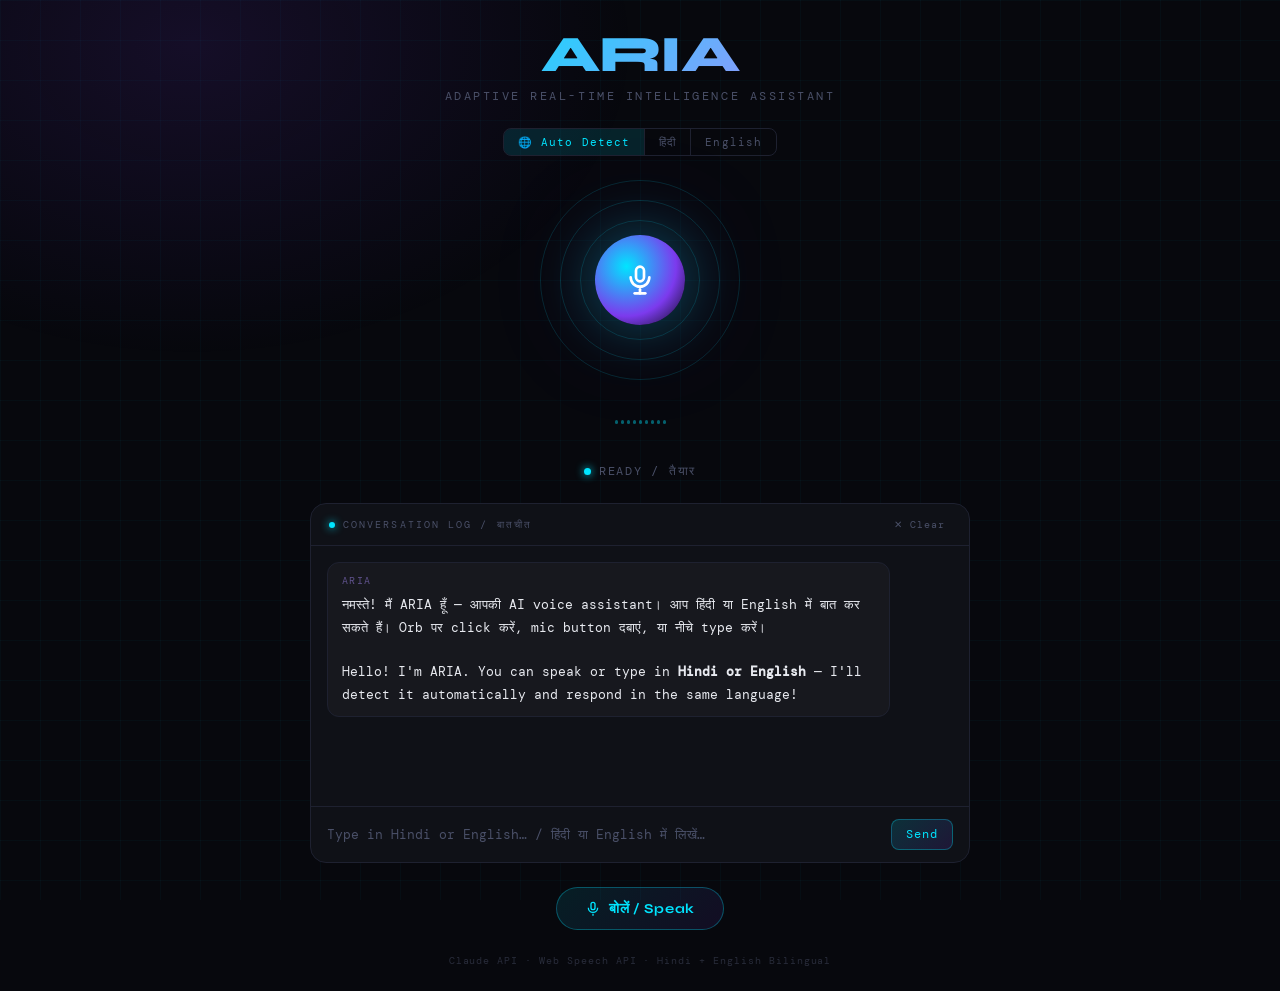
<file: ai voice assistence/index.html>
<!DOCTYPE html>
<html lang="en">
<head>
  <meta charset="UTF-8" />
  <meta name="viewport" content="width=device-width, initial-scale=1.0"/>
  <title>ARIA — AI Voice Assistant</title>
  <link href="https://fonts.googleapis.com/css2?family=Syne:wght@400;700;800&family=DM+Mono:ital,wght@0,300;0,400;1,300&display=swap" rel="stylesheet"/>
  <style>
    *, *::before, *::after { box-sizing: border-box; margin: 0; padding: 0; }

    :root {
      --bg: #07080d;
      --surface: #0f1117;
      --border: #1e2130;
      --accent: #00e5ff;
      --accent2: #7c3aed;
      --text: #e8eaf0;
      --muted: #4a5068;
      --danger: #ff4f6a;
      --glow: 0 0 40px rgba(0, 229, 255, 0.18);
    }

    body {
      background: var(--bg);
      color: var(--text);
      font-family: 'DM Mono', monospace;
      min-height: 100vh;
      display: flex;
      flex-direction: column;
      align-items: center;
      justify-content: center;
      overflow: hidden;
      position: relative;
    }

    body::before {
      content: '';
      position: fixed;
      inset: 0;
      background-image:
        linear-gradient(rgba(0,229,255,0.03) 1px, transparent 1px),
        linear-gradient(90deg, rgba(0,229,255,0.03) 1px, transparent 1px);
      background-size: 40px 40px;
      pointer-events: none;
      z-index: 0;
    }

    body::after {
      content: '';
      position: fixed;
      top: -30%;
      left: -20%;
      width: 70%;
      height: 70%;
      background: radial-gradient(ellipse, rgba(124,58,237,0.12) 0%, transparent 70%);
      pointer-events: none;
      z-index: 0;
      animation: drift 12s ease-in-out infinite alternate;
    }

    @keyframes drift {
      from { transform: translate(0,0) scale(1); }
      to   { transform: translate(15%,10%) scale(1.1); }
    }

    .container {
      position: relative;
      z-index: 1;
      width: 100%;
      max-width: 700px;
      padding: 24px 20px;
      display: flex;
      flex-direction: column;
      align-items: center;
      gap: 24px;
    }

    header {
      text-align: center;
    }

    .brand {
      font-family: 'Syne', sans-serif;
      font-weight: 800;
      font-size: clamp(2rem, 6vw, 3.2rem);
      letter-spacing: -0.02em;
      background: linear-gradient(135deg, var(--accent) 0%, #a78bfa 100%);
      -webkit-background-clip: text;
      -webkit-text-fill-color: transparent;
      background-clip: text;
    }

    .tagline {
      font-size: 0.72rem;
      color: var(--muted);
      letter-spacing: 0.22em;
      text-transform: uppercase;
      margin-top: 4px;
    }

    /* Language toggle */
    .lang-toggle {
      display: flex;
      gap: 0;
      border: 1px solid var(--border);
      border-radius: 8px;
      overflow: hidden;
      font-size: 0.68rem;
      letter-spacing: 0.1em;
    }

    .lang-btn {
      background: transparent;
      border: none;
      color: var(--muted);
      padding: 6px 14px;
      cursor: pointer;
      font-family: 'DM Mono', monospace;
      font-size: 0.68rem;
      letter-spacing: 0.1em;
      transition: all 0.2s;
    }

    .lang-btn.active {
      background: rgba(0,229,255,0.12);
      color: var(--accent);
    }

    .lang-btn:not(:last-child) {
      border-right: 1px solid var(--border);
    }

    /* Orb */
    .orb-wrapper {
      position: relative;
      width: 200px;
      height: 200px;
      display: flex;
      align-items: center;
      justify-content: center;
    }

    .orb-ring {
      position: absolute;
      border-radius: 50%;
      border: 1px solid rgba(0,229,255,0.15);
      animation: ringPulse 3s ease-in-out infinite;
    }
    .orb-ring:nth-child(1) { width: 200px; height: 200px; animation-delay: 0s; }
    .orb-ring:nth-child(2) { width: 160px; height: 160px; animation-delay: 0.6s; }
    .orb-ring:nth-child(3) { width: 120px; height: 120px; animation-delay: 1.2s; }

    @keyframes ringPulse {
      0%, 100% { opacity: 0.3; transform: scale(1); }
      50%       { opacity: 0.7; transform: scale(1.04); }
    }

    .orb {
      width: 90px;
      height: 90px;
      border-radius: 50%;
      background: radial-gradient(circle at 35% 35%, #00e5ff, #7c3aed 60%, #07080d);
      box-shadow: 0 0 60px rgba(0,229,255,0.35), 0 0 120px rgba(124,58,237,0.2);
      position: relative;
      cursor: pointer;
      transition: transform 0.2s, box-shadow 0.3s;
      display: flex;
      align-items: center;
      justify-content: center;
    }

    .orb:hover { transform: scale(1.07); box-shadow: 0 0 80px rgba(0,229,255,0.5), 0 0 150px rgba(124,58,237,0.3); }
    .orb.listening { animation: orbPulse 1s ease-in-out infinite; }
    .orb.speaking  { animation: orbSpeak 0.5s ease-in-out infinite alternate; }

    @keyframes orbPulse {
      0%, 100% { box-shadow: 0 0 60px rgba(0,229,255,0.35), 0 0 120px rgba(124,58,237,0.2); }
      50%       { box-shadow: 0 0 100px rgba(255,79,106,0.6), 0 0 160px rgba(255,79,106,0.3); }
    }
    @keyframes orbSpeak {
      from { box-shadow: 0 0 60px rgba(0,229,255,0.4), 0 0 120px rgba(124,58,237,0.25); transform: scale(1); }
      to   { box-shadow: 0 0 90px rgba(0,229,255,0.7), 0 0 180px rgba(124,58,237,0.4); transform: scale(1.04); }
    }

    .mic-icon { width: 32px; height: 32px; fill: none; stroke: #fff; stroke-width: 2; stroke-linecap: round; stroke-linejoin: round; }

    .waveform { display: flex; align-items: center; gap: 3px; height: 36px; }
    .bar { width: 3px; border-radius: 2px; background: var(--accent); height: 4px; transition: height 0.1s; opacity: 0.4; }
    .waveform.active .bar { opacity: 1; animation: barBounce 0.6s ease-in-out infinite alternate; }
    .bar:nth-child(1) { animation-delay: 0s; }
    .bar:nth-child(2) { animation-delay: 0.07s; }
    .bar:nth-child(3) { animation-delay: 0.14s; }
    .bar:nth-child(4) { animation-delay: 0.21s; }
    .bar:nth-child(5) { animation-delay: 0.28s; }
    .bar:nth-child(6) { animation-delay: 0.21s; }
    .bar:nth-child(7) { animation-delay: 0.14s; }
    .bar:nth-child(8) { animation-delay: 0.07s; }
    .bar:nth-child(9) { animation-delay: 0s; }
    @keyframes barBounce { from { height: 4px; } to { height: 28px; } }

    .status-row { display: flex; align-items: center; gap: 8px; font-size: 0.72rem; letter-spacing: 0.15em; text-transform: uppercase; color: var(--muted); }
    .status-dot { width: 7px; height: 7px; border-radius: 50%; background: var(--muted); transition: background 0.3s; }
    .status-dot.ready    { background: var(--accent); box-shadow: 0 0 8px var(--accent); }
    .status-dot.listening{ background: var(--danger); box-shadow: 0 0 8px var(--danger); animation: blink 1s infinite; }
    .status-dot.speaking { background: #a78bfa; box-shadow: 0 0 8px #a78bfa; }
    .status-dot.thinking { background: #facc15; box-shadow: 0 0 8px #facc15; animation: blink 0.8s infinite; }
    @keyframes blink { 0%, 100% { opacity: 1; } 50% { opacity: 0.3; } }

    /* Chat */
    .chat-box {
      width: 100%;
      background: var(--surface);
      border: 1px solid var(--border);
      border-radius: 16px;
      overflow: hidden;
    }

    .chat-header {
      padding: 12px 18px;
      border-bottom: 1px solid var(--border);
      font-size: 0.65rem;
      letter-spacing: 0.2em;
      text-transform: uppercase;
      color: var(--muted);
      display: flex;
      align-items: center;
      justify-content: space-between;
    }

    .chat-header-left {
      display: flex;
      align-items: center;
      gap: 8px;
    }

    .chat-header::before { display: none; }
    .chat-header-left::before {
      content: '';
      width: 6px; height: 6px;
      border-radius: 50%;
      background: var(--accent);
      box-shadow: 0 0 8px var(--accent);
    }

    .clear-btn {
      background: none;
      border: none;
      color: var(--muted);
      font-family: 'DM Mono', monospace;
      font-size: 0.6rem;
      cursor: pointer;
      letter-spacing: 0.1em;
      padding: 2px 6px;
      border-radius: 4px;
      transition: color 0.2s;
    }
    .clear-btn:hover { color: var(--danger); }

    .messages {
      height: 260px;
      overflow-y: auto;
      padding: 16px;
      display: flex;
      flex-direction: column;
      gap: 12px;
      scroll-behavior: smooth;
    }

    .messages::-webkit-scrollbar { width: 4px; }
    .messages::-webkit-scrollbar-track { background: transparent; }
    .messages::-webkit-scrollbar-thumb { background: var(--border); border-radius: 2px; }

    .message {
      max-width: 90%;
      font-size: 0.82rem;
      line-height: 1.7;
      padding: 10px 14px;
      border-radius: 12px;
      animation: fadeUp 0.3s ease;
    }

    @keyframes fadeUp { from { opacity: 0; transform: translateY(8px); } to { opacity: 1; transform: translateY(0); } }

    .message.user {
      align-self: flex-end;
      background: linear-gradient(135deg, rgba(0,229,255,0.12), rgba(124,58,237,0.12));
      border: 1px solid rgba(0,229,255,0.2);
    }

    .message.assistant {
      align-self: flex-start;
      background: rgba(255,255,255,0.03);
      border: 1px solid var(--border);
    }

    .message .label {
      font-size: 0.6rem;
      letter-spacing: 0.15em;
      text-transform: uppercase;
      margin-bottom: 5px;
      opacity: 0.5;
    }

    .message.user .label { color: var(--accent); }
    .message.assistant .label { color: #a78bfa; }

    .typing-dots { display: inline-flex; gap: 4px; align-items: center; padding: 4px 0; }
    .typing-dots span { width: 5px; height: 5px; background: var(--muted); border-radius: 50%; animation: dotBounce 1.2s infinite; }
    .typing-dots span:nth-child(2) { animation-delay: 0.2s; }
    .typing-dots span:nth-child(3) { animation-delay: 0.4s; }
    @keyframes dotBounce { 0%, 80%, 100% { transform: translateY(0); } 40% { transform: translateY(-6px); } }

    /* Error */
    .error-msg { color: var(--danger); font-size: 0.75rem; }

    /* Input */
    .input-row {
      display: flex;
      gap: 10px;
      padding: 12px 16px;
      border-top: 1px solid var(--border);
      align-items: center;
    }

    .text-input {
      flex: 1;
      background: transparent;
      border: none;
      outline: none;
      font-family: 'DM Mono', monospace;
      font-size: 0.82rem;
      color: var(--text);
      caret-color: var(--accent);
    }
    .text-input::placeholder { color: var(--muted); }

    .btn {
      background: none;
      border: 1px solid var(--border);
      border-radius: 8px;
      color: var(--muted);
      padding: 7px 14px;
      font-family: 'DM Mono', monospace;
      font-size: 0.72rem;
      cursor: pointer;
      transition: all 0.2s;
      letter-spacing: 0.08em;
    }
    .btn:hover { border-color: var(--accent); color: var(--accent); box-shadow: 0 0 12px rgba(0,229,255,0.15); }
    .btn.primary {
      background: linear-gradient(135deg, rgba(0,229,255,0.15), rgba(124,58,237,0.15));
      border-color: rgba(0,229,255,0.3);
      color: var(--accent);
    }
    .btn:disabled { opacity: 0.4; cursor: not-allowed; }

    /* Controls */
    .controls { display: flex; gap: 12px; align-items: center; flex-wrap: wrap; justify-content: center; }

    .mic-btn {
      display: flex;
      align-items: center;
      gap: 8px;
      padding: 12px 28px;
      border-radius: 50px;
      border: 1px solid rgba(0,229,255,0.3);
      background: linear-gradient(135deg, rgba(0,229,255,0.1), rgba(124,58,237,0.1));
      color: var(--accent);
      font-family: 'Syne', sans-serif;
      font-weight: 700;
      font-size: 0.85rem;
      letter-spacing: 0.05em;
      cursor: pointer;
      transition: all 0.25s;
    }
    .mic-btn:hover { background: linear-gradient(135deg, rgba(0,229,255,0.2), rgba(124,58,237,0.2)); box-shadow: var(--glow); transform: translateY(-1px); }
    .mic-btn.active { background: linear-gradient(135deg, rgba(255,79,106,0.2), rgba(255,79,106,0.05)); border-color: rgba(255,79,106,0.4); color: var(--danger); animation: btnPulse 1s ease-in-out infinite; }
    @keyframes btnPulse { 0%, 100% { box-shadow: 0 0 0 rgba(255,79,106,0); } 50% { box-shadow: 0 0 20px rgba(255,79,106,0.3); } }
    .mic-btn:disabled { opacity: 0.4; cursor: not-allowed; animation: none; }

    .stop-btn {
      padding: 12px 20px;
      border-radius: 50px;
      border: 1px solid rgba(255,79,106,0.3);
      background: rgba(255,79,106,0.08);
      color: var(--danger);
      font-family: 'DM Mono', monospace;
      font-size: 0.75rem;
      cursor: pointer;
      transition: all 0.2s;
      display: none;
    }
    .stop-btn.visible { display: flex; align-items: center; gap: 6px; }
    .stop-btn:hover { background: rgba(255,79,106,0.18); box-shadow: 0 0 16px rgba(255,79,106,0.2); }

    footer { font-size: 0.6rem; color: var(--muted); letter-spacing: 0.1em; opacity: 0.5; text-align: center; }

    .no-support { background: rgba(255,79,106,0.08); border: 1px solid rgba(255,79,106,0.25); border-radius: 10px; padding: 10px 16px; font-size: 0.72rem; color: var(--danger); display: none; }

    /* API error banner */
    .api-banner {
      width: 100%;
      background: rgba(250,204,21,0.07);
      border: 1px solid rgba(250,204,21,0.2);
      border-radius: 10px;
      padding: 8px 14px;
      font-size: 0.68rem;
      color: #facc15;
      display: none;
      text-align: center;
      letter-spacing: 0.05em;
    }
  </style>
</head>
<body>

<div class="container">

  <header>
    <div class="brand">ARIA</div>
    <div class="tagline">Adaptive Real-time Intelligence Assistant</div>
  </header>

  <div class="lang-toggle">
    <button class="lang-btn active" data-lang="auto" onclick="setLang('auto')">🌐 Auto Detect</button>
    <button class="lang-btn" data-lang="hi" onclick="setLang('hi')">हिंदी</button>
    <button class="lang-btn" data-lang="en" onclick="setLang('en')">English</button>
  </div>

  <div class="no-support" id="noSupport">
    ⚠ Browser Web Speech API support नहीं है। Chrome या Edge use करें।
  </div>

  <div class="api-banner" id="apiBanner">
    ⚠ API response failed — check your network connection.
  </div>

  <div class="orb-wrapper">
    <div class="orb-ring"></div>
    <div class="orb-ring"></div>
    <div class="orb-ring"></div>
    <div class="orb" id="orb" title="Click to speak / बोलने के लिए क्लिक करें">
      <svg class="mic-icon" viewBox="0 0 24 24">
        <rect x="9" y="2" width="6" height="11" rx="3"/>
        <path d="M19 10a7 7 0 01-14 0"/>
        <line x1="12" y1="19" x2="12" y2="22"/>
        <line x1="8"  y1="22" x2="16" y2="22"/>
      </svg>
    </div>
  </div>

  <div class="waveform" id="waveform">
    <div class="bar"></div><div class="bar"></div><div class="bar"></div>
    <div class="bar"></div><div class="bar"></div><div class="bar"></div>
    <div class="bar"></div><div class="bar"></div><div class="bar"></div>
  </div>

  <div class="status-row">
    <div class="status-dot ready" id="statusDot"></div>
    <span id="statusText">Ready / तैयार</span>
  </div>

  <div class="chat-box">
    <div class="chat-header">
      <div class="chat-header-left">Conversation Log / बातचीत</div>
      <button class="clear-btn" onclick="clearChat()">✕ Clear</button>
    </div>
    <div class="messages" id="messages">
      <div class="message assistant">
        <div class="label">ARIA</div>
        नमस्ते! मैं ARIA हूँ — आपकी AI voice assistant। आप हिंदी या English में बात कर सकते हैं। Orb पर click करें, mic button दबाएं, या नीचे type करें।
        <br><br>
        Hello! I'm ARIA. You can speak or type in <strong>Hindi or English</strong> — I'll detect it automatically and respond in the same language!
      </div>
    </div>
    <div class="input-row">
      <input class="text-input" id="textInput" type="text" placeholder="Type in Hindi or English… / हिंदी या English में लिखें…" autocomplete="off"/>
      <button class="btn primary" id="sendBtn">Send</button>
    </div>
  </div>

  <div class="controls">
    <button class="mic-btn" id="micBtn">
      <svg width="16" height="16" viewBox="0 0 24 24" fill="none" stroke="currentColor" stroke-width="2" stroke-linecap: round stroke-linejoin="round">
        <rect x="9" y="2" width="6" height="11" rx="3"/>
        <path d="M19 10a7 7 0 01-14 0"/>
        <line x1="12" y1="19" x2="12" y2="22"/>
      </svg>
      बोलें / Speak
    </button>
    <button class="stop-btn" id="stopBtn">■ Stop</button>
  </div>

  <footer>Claude API · Web Speech API · Hindi + English Bilingual</footer>

</div>

<script>
  // ─── State ───────────────────────────────────────────────────────────────────
  const orb        = document.getElementById('orb');
  const waveform   = document.getElementById('waveform');
  const statusDot  = document.getElementById('statusDot');
  const statusText = document.getElementById('statusText');
  const messagesEl = document.getElementById('messages');
  const textInput  = document.getElementById('textInput');
  const sendBtn    = document.getElementById('sendBtn');
  const micBtn     = document.getElementById('micBtn');
  const stopBtn    = document.getElementById('stopBtn');
  const noSupport  = document.getElementById('noSupport');
  const apiBanner  = document.getElementById('apiBanner');

  let recognition      = null;
  let synth            = window.speechSynthesis;
  let isListening      = false;
  let isSpeaking       = false;
  let isThinking       = false;
  let selectedLang     = 'auto'; // 'auto' | 'hi' | 'en'
  let conversationHistory = [];

  // ─── Language Settings ────────────────────────────────────────────────────────
  function setLang(lang) {
    selectedLang = lang;
    document.querySelectorAll('.lang-btn').forEach(b => b.classList.toggle('active', b.dataset.lang === lang));
    if (recognition) {
      const langMap = { auto: 'hi-IN', hi: 'hi-IN', en: 'en-US' };
      // For auto, we use both — set to hi-IN and let content detection handle it
      recognition.lang = langMap[lang] || 'hi-IN';
    }
  }

  // Detect if text contains Hindi/Devanagari characters
  function detectLanguage(text) {
    if (selectedLang !== 'auto') return selectedLang;
    // Devanagari unicode range
    const hindiRegex = /[\u0900-\u097F]/;
    return hindiRegex.test(text) ? 'hi' : 'en';
  }

  // ─── Speech Recognition ───────────────────────────────────────────────────────
  const SpeechRecognition = window.SpeechRecognition || window.webkitSpeechRecognition;

  if (!SpeechRecognition) {
    noSupport.style.display = 'block';
    micBtn.disabled = true;
    orb.style.cursor = 'default';
  } else {
    recognition = new SpeechRecognition();
    recognition.lang = 'hi-IN'; // Start with Hindi; auto mode
    recognition.interimResults = true;
    recognition.maxAlternatives = 1;

    recognition.onresult = (e) => {
      const transcript = Array.from(e.results).map(r => r[0].transcript).join('');
      if (e.results[e.results.length - 1].isFinal) {
        stopListening();
        if (transcript.trim()) {
          addMessage('user', transcript.trim());
          processInput(transcript.trim());
        }
      }
    };

    recognition.onerror = () => stopListening();
    recognition.onend   = () => { if (isListening) stopListening(); };
  }

  // ─── UI Helpers ───────────────────────────────────────────────────────────────
  function setStatus(state, label) {
    statusDot.className = `status-dot ${state}`;
    const labels = {
      ready:     'Ready / तैयार',
      listening: 'Listening… / सुन रहा हूँ…',
      speaking:  'Speaking… / बोल रहा हूँ…',
      thinking:  'Thinking… / सोच रहा हूँ…'
    };
    statusText.textContent = label || labels[state] || state;
    orb.className = `orb ${state === 'listening' ? 'listening' : state === 'speaking' ? 'speaking' : ''}`;
    waveform.className = `waveform ${(state === 'listening' || state === 'speaking') ? 'active' : ''}`;
  }

  function addMessage(role, text, isTyping = false) {
    const div = document.createElement('div');
    div.className = `message ${role === 'user' ? 'user' : 'assistant'}`;
    div.innerHTML = `<div class="label">${role === 'user' ? 'YOU / आप' : 'ARIA'}</div>`;
    if (isTyping) {
      div.id = 'typing-indicator';
      div.innerHTML += `<div class="typing-dots"><span></span><span></span><span></span></div>`;
    } else {
      div.innerHTML += text;
    }
    messagesEl.appendChild(div);
    messagesEl.scrollTop = messagesEl.scrollHeight;
    return div;
  }

  function removeTyping() {
    const t = document.getElementById('typing-indicator');
    if (t) t.remove();
  }

  function clearChat() {
    messagesEl.innerHTML = '';
    conversationHistory = [];
    addMessage('assistant', 'Chat clear हो गया! नई बातचीत शुरू करें।<br>Chat cleared! Start a new conversation.');
  }

  // ─── Mic Controls ─────────────────────────────────────────────────────────────
  function startListening() {
    if (!recognition || isListening || isSpeaking || isThinking) return;
    stopSpeaking();
    isListening = true;
    setStatus('listening');
    micBtn.innerHTML = `<svg width="16" height="16" viewBox="0 0 24 24" fill="none" stroke="currentColor" stroke-width="2"><rect x="9" y="2" width="6" height="11" rx="3"/><path d="M19 10a7 7 0 01-14 0"/><line x1="12" y1="19" x2="12" y2="22"/></svg> सुन रहा हूँ…`;
    micBtn.classList.add('active');
    stopBtn.classList.add('visible');
    // For auto mode, accept both Hindi and English
    if (selectedLang === 'auto') recognition.lang = 'hi-IN';
    recognition.start();
  }

  function stopListening() {
    if (!isListening) return;
    isListening = false;
    micBtn.innerHTML = `<svg width="16" height="16" viewBox="0 0 24 24" fill="none" stroke="currentColor" stroke-width="2"><rect x="9" y="2" width="6" height="11" rx="3"/><path d="M19 10a7 7 0 01-14 0"/><line x1="12" y1="19" x2="12" y2="22"/></svg> बोलें / Speak`;
    micBtn.classList.remove('active');
    stopBtn.classList.remove('visible');
    if (!isSpeaking && !isThinking) setStatus('ready');
    try { recognition.stop(); } catch(e) {}
  }

  function stopSpeaking() {
    if (synth) synth.cancel();
    isSpeaking = false;
    stopBtn.classList.remove('visible');
    if (!isThinking) setStatus('ready');
  }

  // ─── Claude API Call ──────────────────────────────────────────────────────────
  async function callClaudeAPI(userText, detectedLang) {
    const langInstruction = detectedLang === 'hi'
      ? 'User ne Hindi mein pucha hai. Apna jawab SIRF Hindi mein do (Devanagari script mein). Jawab seedha aur helpful hona chahiye.'
      : 'The user asked in English. Respond in English only. Be concise, helpful, and friendly.';

    const systemPrompt = `You are ARIA (Adaptive Real-time Intelligence Assistant), a helpful bilingual AI voice assistant supporting Hindi and English.

${langInstruction}

Rules:
- Keep responses concise (2-4 sentences max for voice output)
- Be warm, helpful, and natural
- For Hindi responses: use simple, conversational Hindi with Devanagari script
- For English responses: be clear and friendly
- Do NOT mix languages in one response unless specifically asked`;

    const messages = [
      ...conversationHistory,
      { role: 'user', content: userText }
    ];

    const response = await fetch('https://api.anthropic.com/v1/messages', {
      method: 'POST',
      headers: {
        'Content-Type': 'application/json',
        'x-api-key': '',
        'anthropic-version': '2023-06-01',
        'anthropic-dangerous-direct-browser-access': 'true'
      },
      body: JSON.stringify({
        model: 'claude-sonnet-4-20250514',
        max_tokens: 1000,
        system: systemPrompt,
        messages
      })
    });

    if (!response.ok) throw new Error(`API error ${response.status}`);

    const data = await response.json();
    const reply = data.content.map(c => c.text || '').join('').trim();

    // Update conversation history (keep last 10 turns)
    conversationHistory.push({ role: 'user', content: userText });
    conversationHistory.push({ role: 'assistant', content: reply });
    if (conversationHistory.length > 20) conversationHistory = conversationHistory.slice(-20);

    return reply;
  }

  // ─── Process Input ────────────────────────────────────────────────────────────
  async function processInput(text) {
    if (isThinking) return;
    isThinking = true;
    sendBtn.disabled = true;

    const detectedLang = detectLanguage(text);
    setStatus('thinking');
    addMessage('assistant', '', true);
    apiBanner.style.display = 'none';

    try {
      const reply = await callClaudeAPI(text, detectedLang);
      removeTyping();
      addMessage('assistant', formatReply(reply));
      speak(reply, detectedLang);
    } catch (err) {
      removeTyping();
      apiBanner.style.display = 'block';
      const errMsg = detectedLang === 'hi'
        ? 'माफ़ करें, कुछ गड़बड़ हो गई। Please check your internet connection और दोबारा try करें।'
        : 'Sorry, something went wrong. Please check your internet connection and try again.';
      addMessage('assistant', `<span class="error-msg">⚠ ${errMsg}</span>`);
    } finally {
      isThinking = false;
      sendBtn.disabled = false;
      if (!isSpeaking) setStatus('ready');
    }
  }

  // Make links/line breaks HTML-safe
  function formatReply(text) {
    return text
      .replace(/&/g, '&amp;')
      .replace(/</g, '&lt;')
      .replace(/>/g, '&gt;')
      .replace(/\n\n/g, '<br><br>')
      .replace(/\n/g, '<br>');
  }

  // ─── Text-to-Speech ───────────────────────────────────────────────────────────
  function speak(text, lang) {
    if (!synth) return;
    synth.cancel();
    // Strip HTML tags for TTS
    const plainText = text.replace(/<[^>]*>/g, '');
    const utt = new SpeechSynthesisUtterance(plainText);
    utt.rate  = 1.0;
    utt.pitch = 1.0;
    utt.volume = 1;

    const voices = synth.getVoices();
    if (lang === 'hi') {
      const hindiVoice = voices.find(v => v.lang.startsWith('hi'));
      if (hindiVoice) utt.voice = hindiVoice;
      utt.lang = 'hi-IN';
    } else {
      const engVoice = voices.find(v => /Google UK English Female|Samantha|Karen|Moira/.test(v.name))
                    || voices.find(v => v.lang === 'en-US' && v.localService)
                    || voices.find(v => v.lang.startsWith('en'));
      if (engVoice) utt.voice = engVoice;
      utt.lang = 'en-US';
    }

    utt.onstart = () => { isSpeaking = true; setStatus('speaking'); stopBtn.classList.add('visible'); };
    utt.onend   = () => { isSpeaking = false; stopBtn.classList.remove('visible'); setStatus('ready'); };
    utt.onerror = () => { isSpeaking = false; stopBtn.classList.remove('visible'); setStatus('ready'); };

    synth.speak(utt);
  }

  // ─── Events ───────────────────────────────────────────────────────────────────
  orb.addEventListener('click', () => { if (isListening) stopListening(); else startListening(); });
  micBtn.addEventListener('click', () => { if (isListening) stopListening(); else startListening(); });
  stopBtn.addEventListener('click', () => { stopListening(); stopSpeaking(); });
  sendBtn.addEventListener('click', handleSend);
  textInput.addEventListener('keydown', e => { if (e.key === 'Enter') handleSend(); });

  function handleSend() {
    const text = textInput.value.trim();
    if (!text || isThinking) return;
    textInput.value = '';
    addMessage('user', text);
    processInput(text);
  }

  if (synth) {
    synth.getVoices();
    synth.onvoiceschanged = () => synth.getVoices();
  }
</script>
</body>
</html>
</file>
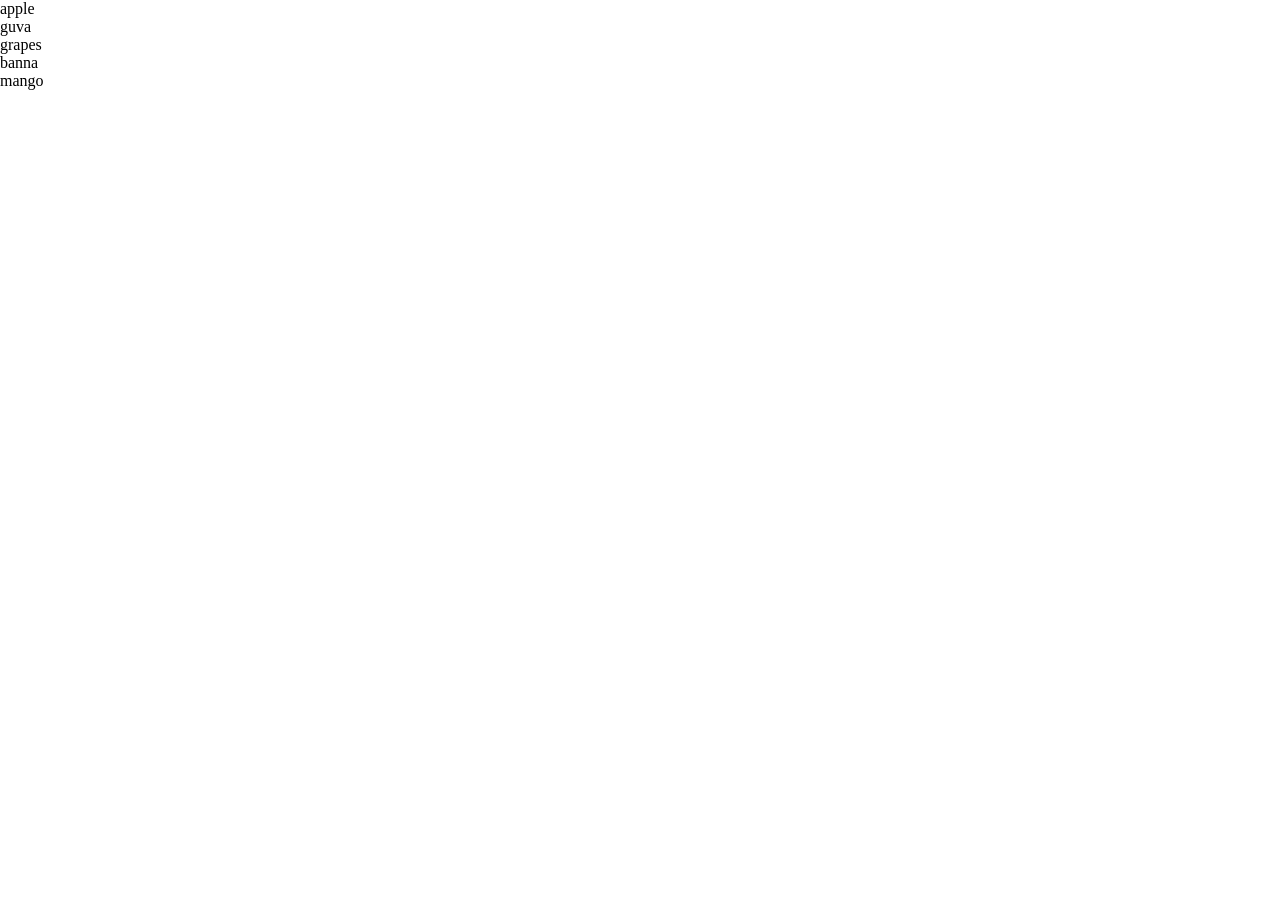
<file: bubbling/index.html>
<!DOCTYPE html>
<html lang="en">
<head>
    <meta charset="UTF-8">
    <meta name="viewport" content="width=device-width, initial-scale=1.0">
    <title>Document</title>
</head>
<style>
    *{
        margin: 0;
        padding: 0;
        box-sizing: border-box;  
    }
    html,body{
        width: 100%;
        height: 100%;
    }
    body{
        position: relative;
        overflow: hidden;
    }
</style>
<body>

 <ul>
    <li>apple</li>
    <li>guva</li>
    <li>grapes</li>
    <li>banna</li>
    <li>mango</li>
 </ul>



    <script src="script.js"></script>
</body>
</html>
</file>
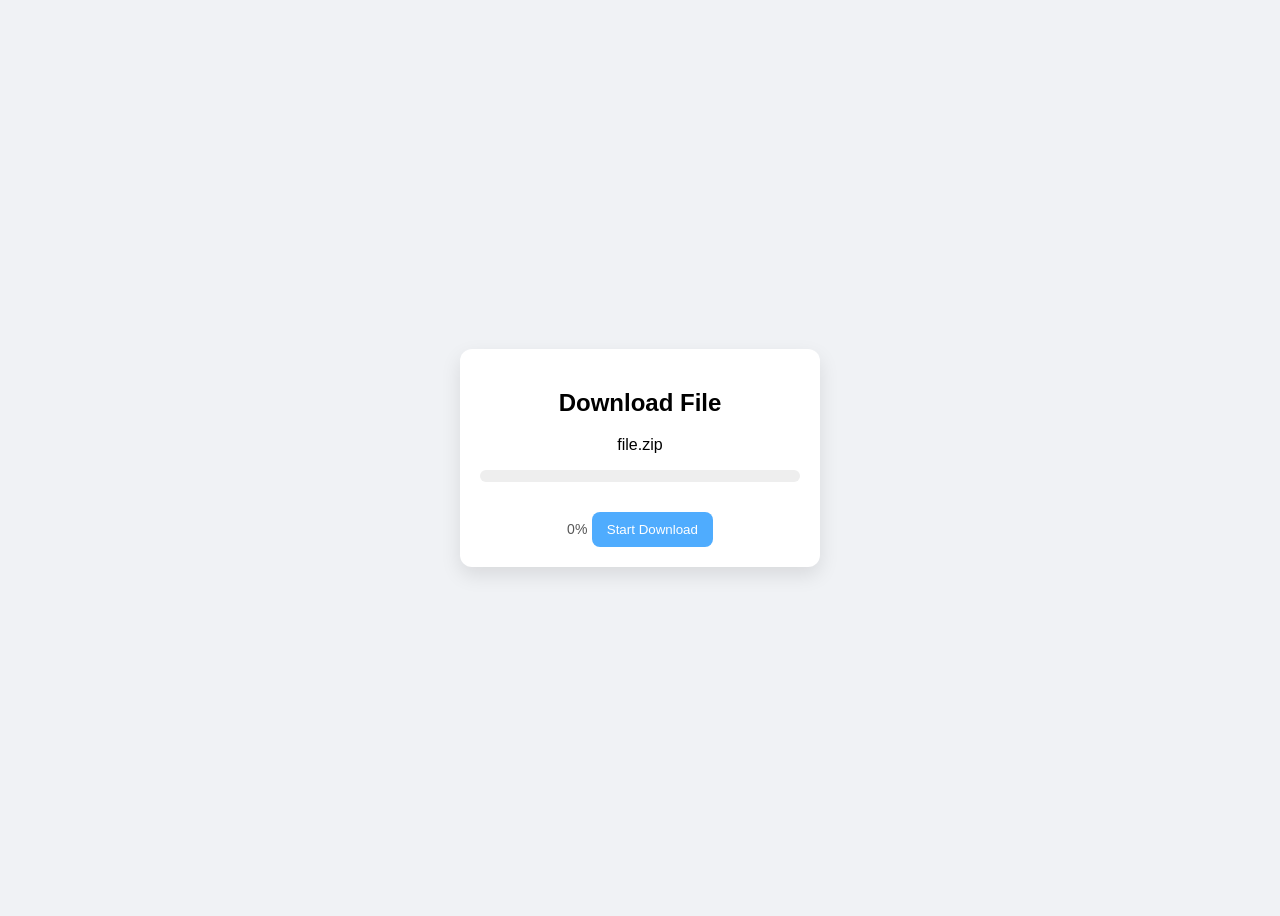
<file: download-progress/index.html>
<!DOCTYPE html>
<html lang="en">
<head>
    <meta charset="UTF-8">
    <title>Download Card</title>
    <link rel="stylesheet" href="style.css">
</head>
<body>

<div class="card">
    <h2>Download File</h2>
    <p id="fileName">file.zip</p>

    <!-- Progress Bar -->
    <div class="progress-container">
        <div class="progress-bar" id="progressBar"></div>
    </div>

    <!-- Percentage -->
    <span id="progressText">0%</span>

    <!-- Button (JS ke liye ready) -->
    <button id="startBtn">Start Download</button>
</div>
    <script src="script.js"></script>
</body>
</html>
</file>
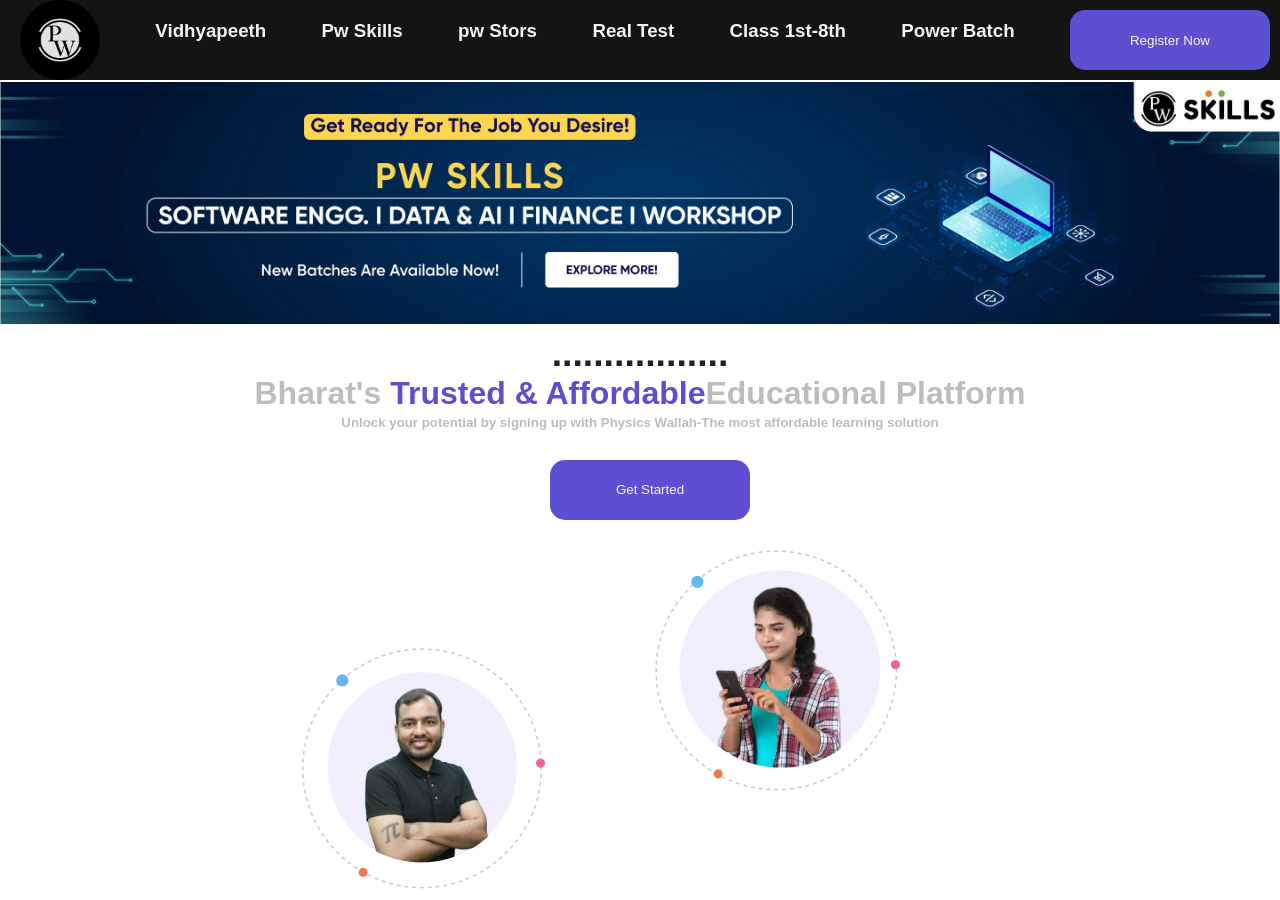
<file: mini-project/index.html>
<!DOCTYPE html>
<html lang="en">

<head>
    <meta charset="UTF-8">
    <meta name="viewport" content="width=device-width, initial-scale=1.0">
    <title>mini-project</title>
    <link rel="stylesheet" href="style.css">
</head>

<body>
    <main>

        <nav>

            <div id="navber">
                <img src="logo.jpg" alt="">


                <div>
                    <h3>Vidhyapeeth</h3>
                </div>
                <div>
                    <h3>Pw Skills</h3>
                </div>
                <div>
                    <h3>pw Stors</h3>
                </div>
                <div>
                    <h3>Real Test</h3>
                </div>
                <div>
                    <h3>Class 1st-8th</h3>
                </div>
                <div>
                    <h3>Power Batch</h3>
                </div>
                <button>Register Now</button>


            </div>

        </nav>
       
        <div class="main-img">
            <img src="1.webp" alt="">
        </div>
        <div class="dots">
            <h3>.................</h3>
        </div>
        <div class="bharat">


            <h1>Bharat's <span class="t">Trusted & Affordable</span>Educational Platform</h1>

            
        </div>
        <div class="uh">

            <h5>Unlock your potential by signing up with Physics Wallah-The most affordable learning solution</h5>
           
        </div>
        <div class="b">
             <div>

                <button> Get Started</button>
            </div>
        </div>
        <div class="student">
            <img src="hero-student-w.webp" alt="">
        </div>
       

    </main>

</body>

</html>
</file>
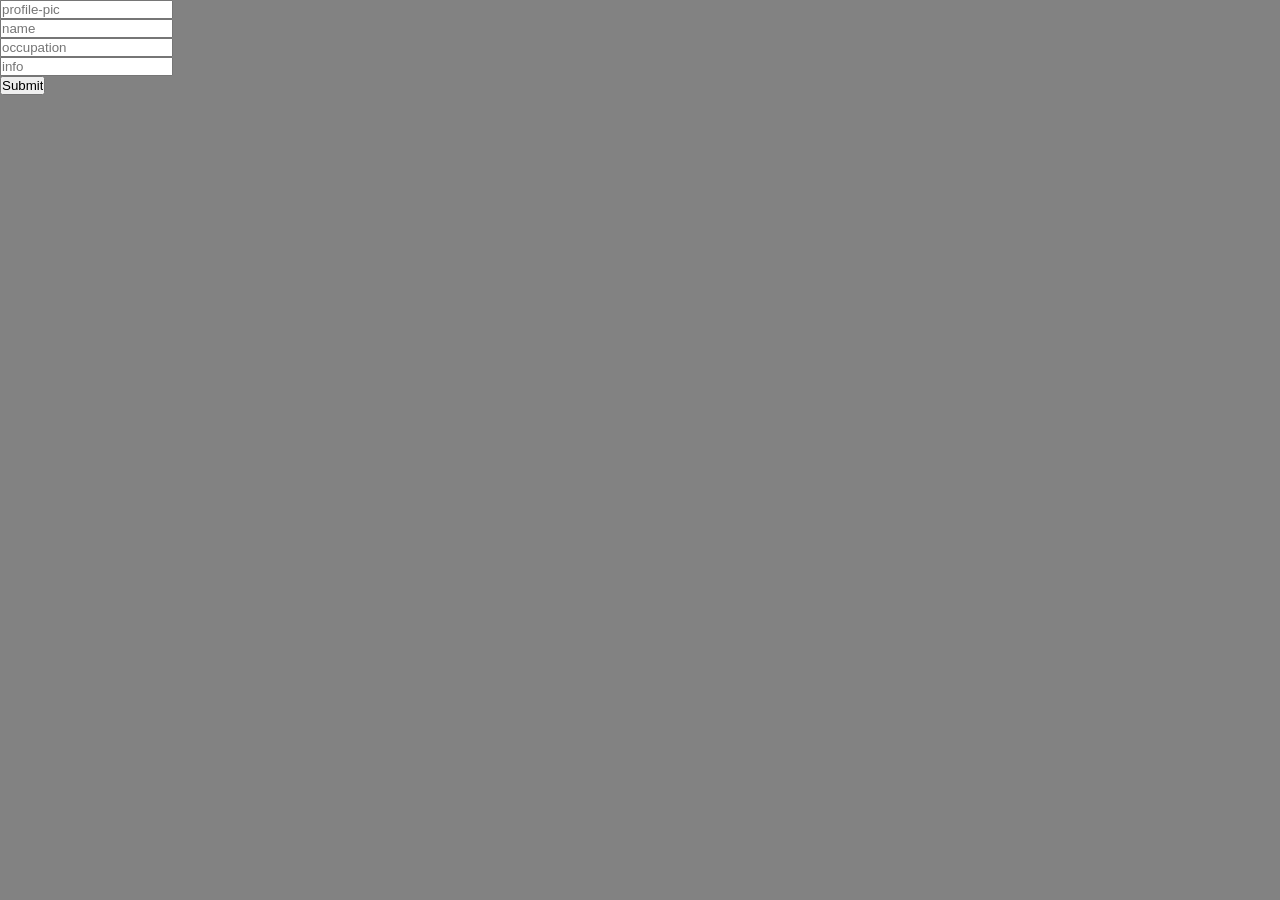
<file: sumit/index.html>
<!DOCTYPE html>
<html lang="en">
<head>
    <meta charset="UTF-8">
    <meta name="viewport" content="width=device-width, initial-scale=1.0">
    <title>Document</title>
    <style>
        *{
      margin: 0;padding: 0;
      box-sizing: border-box;

     }
     html,body{
      width: 100%;
      height: 100%;

     }
        input{
            display: block;

        }
       #main{
    display: flex;
    
    width: 100%;
    height: 100%;
    background-color: rgba(0, 0, 0, 0.491);
    /* display: none; */
   }
   .card{

    width: 200px;
    height: 150px;
    background-color: rgb(74, 74, 74);
    border-radius:10px ;
    border: 2px solid #f7efef ;
    display: inline-block;
    color: aliceblue;
   white-space:normal;
   overflow: hidden;
  text-overflow: ellipsis;

   }.profile{
    width: 40px;
    height: 40px;
     background-color: rgb(205, 23, 23);
    border-radius: 50%;
    border: 10px;
    display: inline-block;
    color: aliceblue;
   margin: 10px;
   overflow: hidden;
   }
   .profile img{
    width: 100%;
    height: 100%;
    object-fit: cover;
   }
   h4{
    margin-left: 5px;
   }
   h5{
    margin-left: 5px;
   }
   h6{
    margin-left: 5px;
   }
  
    </style>
</head>
<body>
    <div id="main">

        <form action="">
            <input type="text" name="" id="" placeholder="profile-pic">
            <input type="text" name="" id="" placeholder="name">
            <input type="text" name="" id="" placeholder="occupation">
            <input type="text" name="" id="" placeholder="info">
            <input type="submit" name="" id="">

        </form>

          <!-- <div class="card">
            <div class="profile">
                <img src="https://plus.unsplash.com/premium_photo-1671656349322-41de944d259b?w=600&auto=format&fit=crop&q=60&ixlib=rb-4.1.0&ixid=M3wxMjA3fDB8MHxzZWFyY2h8MXx8bWFufGVufDB8fDB8fHww" alt="">
            </div>
            <h4>hello harsh</h4>
            <h5>about me</h5>
            <h6>Lorem ipsum dolor sit Lorem ipsum dolor  esse impedit! Corporis?</h6>

          </div> -->

    </div>
    <script src="script.js"></script>
</body>
</html>
</file>
<file: download-progress/style.css>
body {
    background: #f0f2f5;
    display: flex;
    justify-content: center;
    align-items: center;
    height: 100vh;
    font-family: Arial, sans-serif;
}

/* Card */
.card {
    width: 320px;
    padding: 20px;
    border-radius: 12px;
    background: #fff;
    box-shadow: 0 8px 20px rgba(0,0,0,0.1);
    text-align: center;
}

/* Progress Container */
.progress-container {
    width: 100%;
    height: 12px;
    background: #eee;
    border-radius: 10px;
    overflow: hidden;
    margin: 15px 0;
}

/* Progress Bar */
.progress-bar {
    height: 100%;
    width: 0%; /* JS se change hoga */
    background: linear-gradient(90deg, #4facfe, #00f2fe);
    border-radius: 10px;
    transition: width 0.3s ease; /* smooth animation */
}

/* Text */
#progressText {
    font-size: 14px;
    color: #555;
}

/* Button */
button {
    margin-top: 15px;
    padding: 10px 15px;
    border: none;
    background: #4facfe;
    color: white;
    border-radius: 8px;
    cursor: pointer;
}

button:hover {
    background: #3b8de3;
}
</file>
<file: mini-project/style.css>
*{
    box-sizing: border-box;
    margin: 0;
    padding: 0;
    font-family: 'Poppins', Arial, Helvetica, sans-serif
}
html,body{
    height: 100%;
    width: 100%;
   
}
#navber{
 position:fixed;
    width: 100%;
    display: flex;
    background-color: rgb(20, 20, 20);
     display: flex;
     justify-content: space-between;
     color: whitesmoke;
     
}
#navber h3{
    margin-top: 20px;
}

#navber img{
    width: 80px;
    height: 80px;
    margin-left: 20px;
 border-radius: 50%;
}  
/* }.text{
    display: flex;
   gap: 30px;
    margin-left: 20px;
    color: white;
    font-size: 20px;
    font-weight: 500;
}  */
  #navber button{
    margin-top: 10px;
    margin-right: 10px;
    width: 200px;
    height: 60px;
    background-color: hsl(245.95deg 59.28% 56.67%);
    color: whitesmoke;
    border-radius: 15px;
    border: none;
  }.main-img img{
    margin-top: 82px;
    width: 100%;
    object-fit: cover;
  }.dots{
    display: flex;
    justify-content: center;
      
    margin-top: 4px;
    font: 2rem sans-serif;
   color: rgb(33, 33, 32);
  }.bharat{
    display: flex;
    justify-content: center;
    align-items: center;
   color: rgba(119, 121, 122, 0.489);

  }.t{
    color: hsl(245.95deg 59.28% 56.67%);
  }
  .uh{

display: flex;
     margin: 3px;
    justify-content: center;
    align-items: center;
   color: rgba(119, 121, 122, 0.489);
  }.b{
    margin-top: 30px;
    width: 100%;
    display: flex;
   justify-content: center;
  }
  .b button{
   
    margin-left: 20px;
    width: 200px;
    height: 60px;
    background-color: hsl(245.95deg 59.28% 56.67%);
    color: whitesmoke;
    border-radius: 15px;
    border: none;
}
.student img{
    margin-top: 30px;
    margin-left: 300px;
   width: 600px;
   object-fit: cover;
}
</file>
